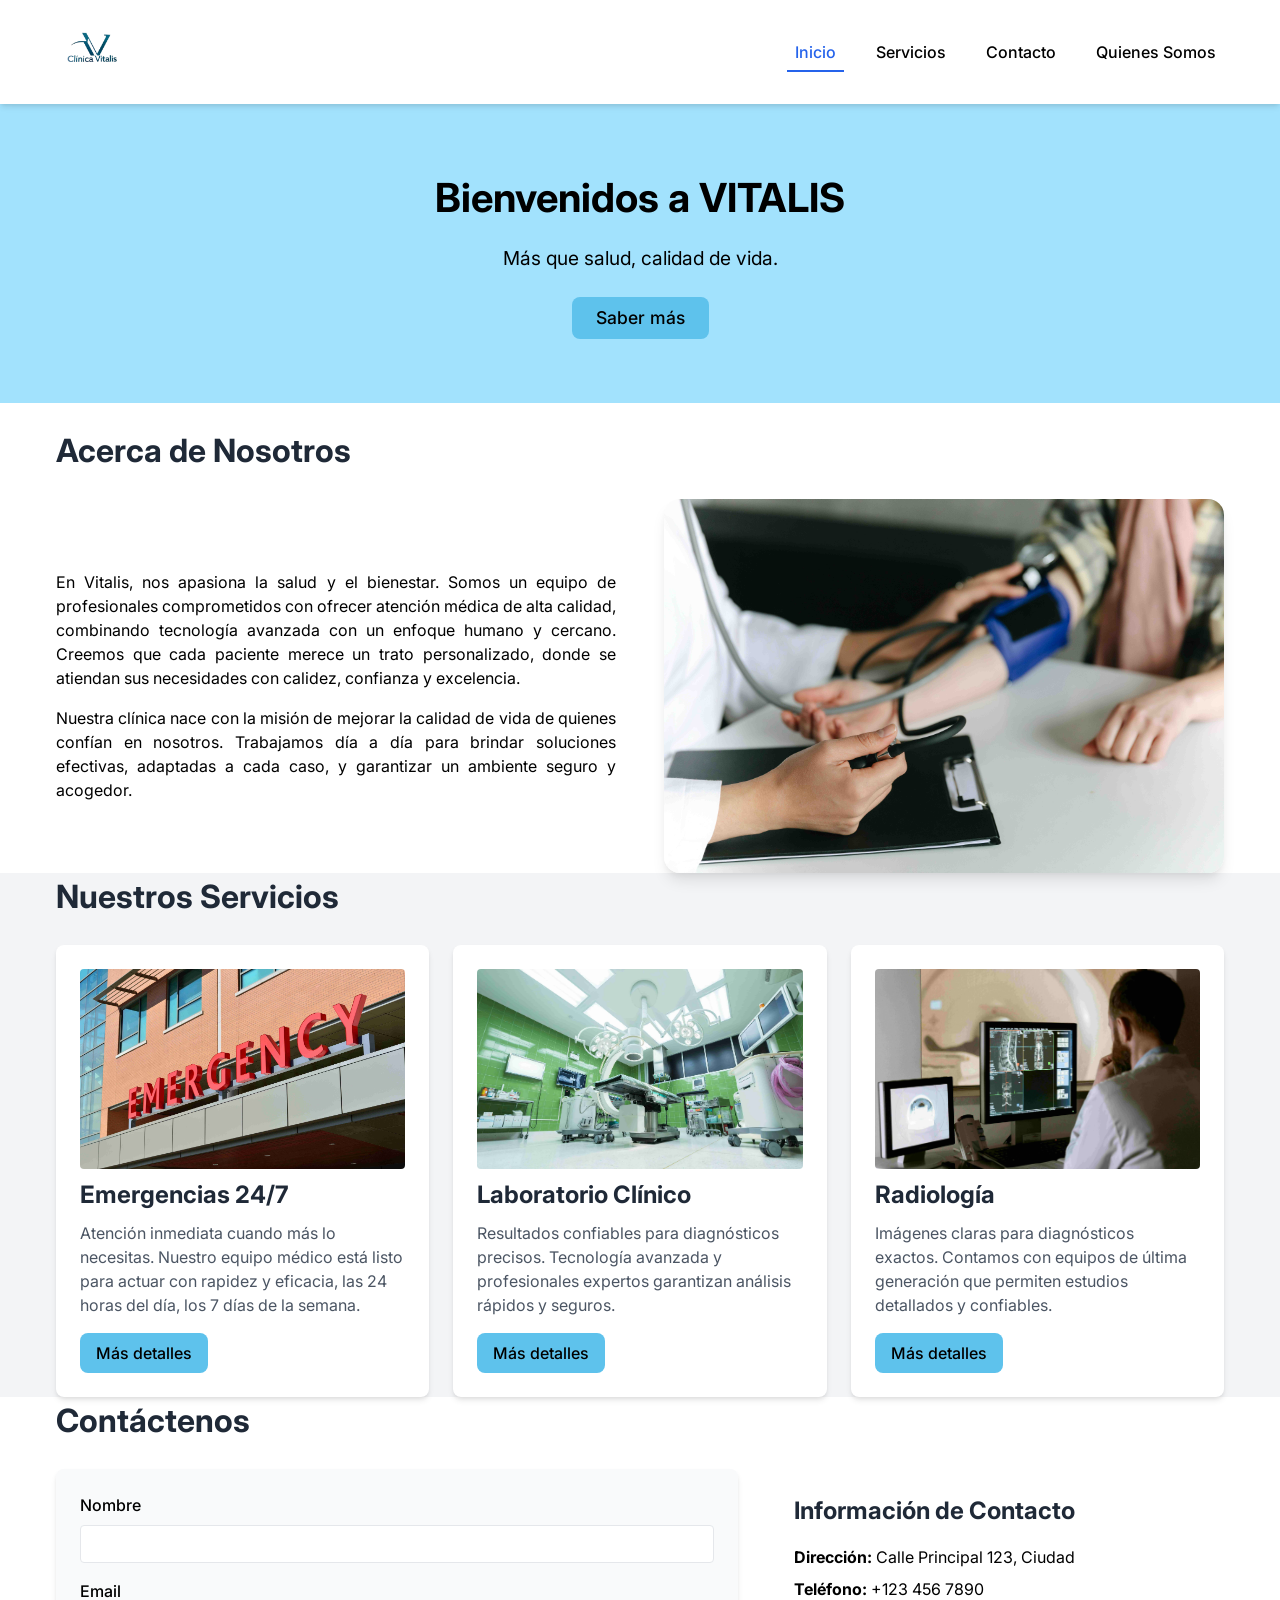
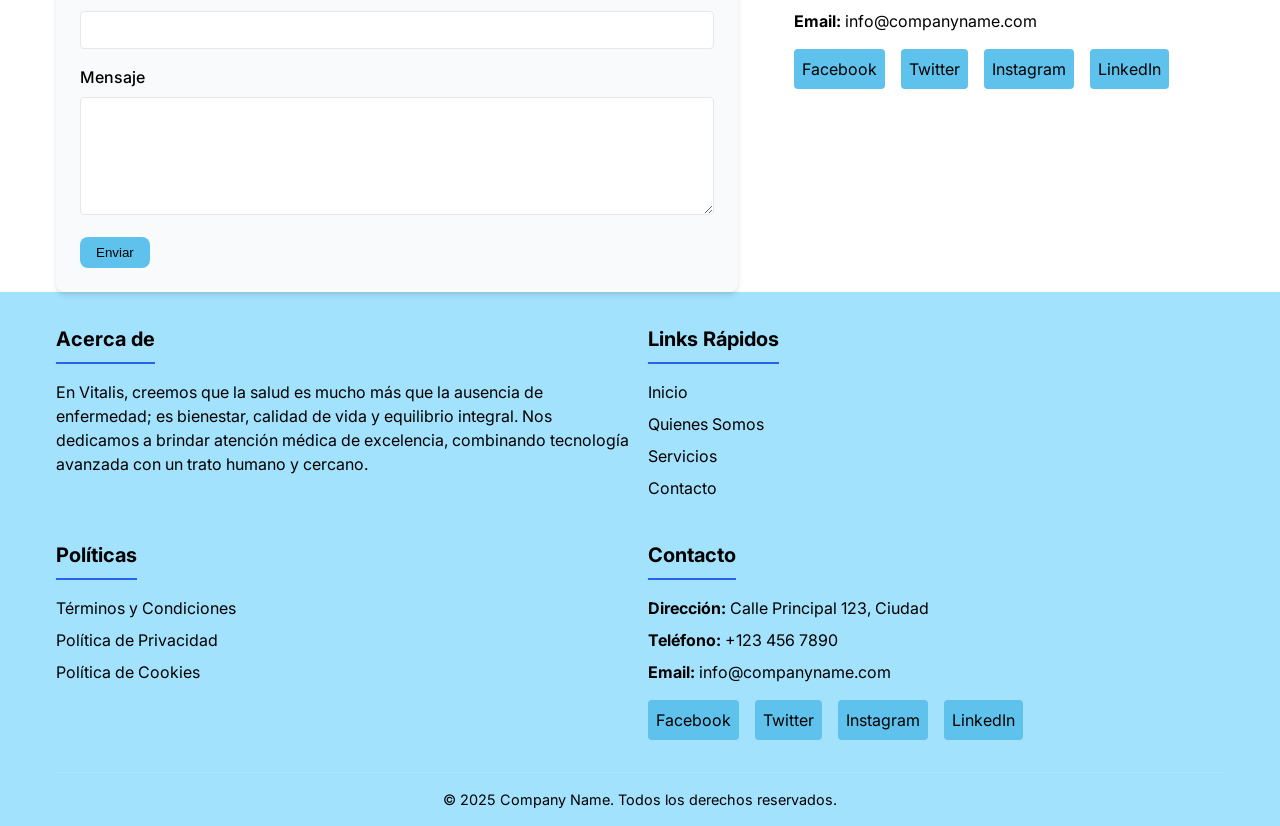
<file: index.html>
<!DOCTYPE html>
<html lang="en">
  <head>
    <meta charset="UTF-8" />
    <meta name="viewport" content="width=device-width, initial-scale=1.0" />
    <title>Clinica Vitalis</title>
    <link rel="icon" href="images/icono.ico" type="image/x-icon">
    <link rel="stylesheet" href="css/styles.css">
    <link rel="preconnect" href="https://fonts.googleapis.com">
    <link rel="preconnect" href="https://fonts.gstatic.com" crossorigin>
    <link href="https://fonts.googleapis.com/css2?family=Inter:wght@400;500;700&display=swap" rel="stylesheet">
  </head>
  <body>
    <header class="main-header">
      <div class="container header-container">
        <div>
        <a href="index.html">
          <img src="images/logo.png" alt="Company Logo" class="logo" />
          </a>
          
        </div>
        <nav class="main-nav">
          <ul>
            <li><a href="#" class="active">Inicio</a></li>
            <li><a href="pages/servicios.html">Servicios</a></li>
            <li><a href="pages/contactenos.html">Contacto</a></li>
            <li><a href="pages/quienes-somos.html">Quienes Somos</a></li>

          </ul>
        </nav>
        <div class="menu-toggle">
          <span></span>
          <span></span>
          <span></span>
        </div>
      </div>
    </header>

    <main>
      <section class="hero">
        <div class="container">
          <h2>Bienvenidos a VITALIS</h2>
          <p>Más que salud, calidad de vida.</p>
          <a href="#" class="btn btn-primary">Saber más</a>
        </div>
      </section>

      <section class="about">
        <div class="container">
          <br>
          <h2>Acerca de Nosotros</h2> 
          <div class="content-wrapper">
            <div class="content-text">
              <p>
                En Vitalis, nos apasiona la salud y el bienestar. Somos un equipo de profesionales comprometidos con ofrecer atención médica de alta calidad, combinando tecnología avanzada con un enfoque humano y cercano. Creemos que cada paciente merece un trato personalizado, donde se atiendan sus necesidades con calidez, confianza y excelencia.
              </p>
              <p>
                Nuestra clínica nace con la misión de mejorar la calidad de vida de quienes confían en nosotros. Trabajamos día a día para brindar soluciones efectivas, adaptadas a cada caso, y garantizar un ambiente seguro y acogedor.
              </p>
            </div>
            <div class="content-image">
              <img src="images/acerca.jpg" alt="Team working together" />
            </div>
          </div>
        </div>
      </section>

      <section class="services">
        <div class="container">
          <h2>Nuestros Servicios</h2>
          <div class="services-grid">
            <div class="service-card">
              <div class="service-icon">
                <img src="images/Servicio11.jpg" alt="Service 1" />
              </div>
              <h3>Emergencias 24/7</h3>
              <p>
                Atención inmediata cuando más lo necesitas. Nuestro equipo médico está listo para actuar con rapidez y eficacia, las 24 horas del día, los 7 días de la semana.
              </p>
              <a href="pages/servicios.html" class="btn btn-secondary">Más detalles</a>
            </div>
            <div class="service-card">
              <div class="service-icon">
                <img src="images/Servicio2.jpg" alt="Service 2" />
              </div>
              <h3>Laboratorio Clínico</h3>
              <p>
                Resultados confiables para diagnósticos precisos. Tecnología avanzada y profesionales expertos garantizan análisis rápidos y seguros.
              </p>
              <a href="pages/servicios.html" class="btn btn-secondary">Más detalles</a>
            </div>
            <div class="service-card">
              <div class="service-icon">
                <img src="images/Servicio3.jpg" alt="Service 3" />
              </div>
              <h3>Radiología</h3>
              <p>
                Imágenes claras para diagnósticos exactos. Contamos con equipos de última generación que permiten estudios detallados y confiables.
              </p>
              <a href="pages/servicios.html" class="btn btn-secondary">Más detalles</a>
            </div>
          </div>
        </div>
      </section>

      <section class="contact">
        <div class="container">
          <h2>Contáctenos</h2>
          <div class="contact-wrapper">
            <div class="contact-form">
              <form>
                <div class="form-group">
                  <label for="name">Nombre</label>
                  <input type="text" id="name" name="name" required />
                </div>
                <div class="form-group">
                  <label for="email">Email</label>
                  <input type="email" id="email" name="email" required />
                </div>
                <div class="form-group">
                  <label for="message">Mensaje</label>
                  <textarea id="message" name="message" rows="5" required></textarea>
                </div>
                <button type="submit" class="btn btn-primary">Enviar</button>
              </form>
            </div>
            <div class="contact-info">
              <h3>Información de Contacto</h3>
              <p><strong>Dirección:</strong> Calle Principal 123, Ciudad</p>
              <p><strong>Teléfono:</strong> +123 456 7890</p>
              <p><strong>Email:</strong> info@companyname.com</p>
              <div class="social-media">
                <a href="#" class="social-icon">Facebook</a>
                <a href="#" class="social-icon">Twitter</a>
                <a href="#" class="social-icon">Instagram</a>
                <a href="#" class="social-icon">LinkedIn</a>
              </div>
            </div>
          </div>
        </div>
      </section>
    </main>

    <footer class="main-footer">
      <div class="container">
        <div class="footer-columns">
          <div class="footer-column">
            <h3>Acerca de</h3>
            <p>
             En Vitalis, creemos que la salud es mucho más que la ausencia de enfermedad; es bienestar, calidad de vida y equilibrio integral. Nos dedicamos a brindar atención médica de excelencia, combinando tecnología avanzada con un trato humano y cercano.
            </p>
          </div>
          <div class="footer-column">
            <h3>Links Rápidos</h3>
            <ul>
              <li><a href="#">Inicio</a></li>
              <li><a href="pages/quienes-somos.html">Quienes Somos</a></li>
              <li><a href="pages/servicios.html">Servicios</a></li>
              <li><a href="pages/contactenos.html">Contacto</a></li>
            </ul>
          </div>
          <div class="footer-column">
            <h3>Políticas</h3>
            <ul>
              <li><a href="#">Términos y Condiciones</a></li>
              <li><a href="#">Política de Privacidad</a></li>
              <li><a href="#">Política de Cookies</a></li>
            </ul>
          </div>
          <div class="footer-column">
            <h3>Contacto</h3>
            <p><strong>Dirección:</strong> Calle Principal 123, Ciudad</p>
            <p><strong>Teléfono:</strong> +123 456 7890</p>
            <p><strong>Email:</strong> info@companyname.com</p>
            <div class="social-media">
              <a href="#" class="social-icon">Facebook</a>
              <a href="#" class="social-icon">Twitter</a>
              <a href="#" class="social-icon">Instagram</a>
              <a href="#" class="social-icon">LinkedIn</a>
            </div>
          </div>
        </div>
        <div class="footer-bottom">
          <p>&copy; 2025 Company Name. Todos los derechos reservados.</p>
        </div>
      </div>
    </footer>

    <script src="js/js.js"> </script>
  </body>
</html>
</file>
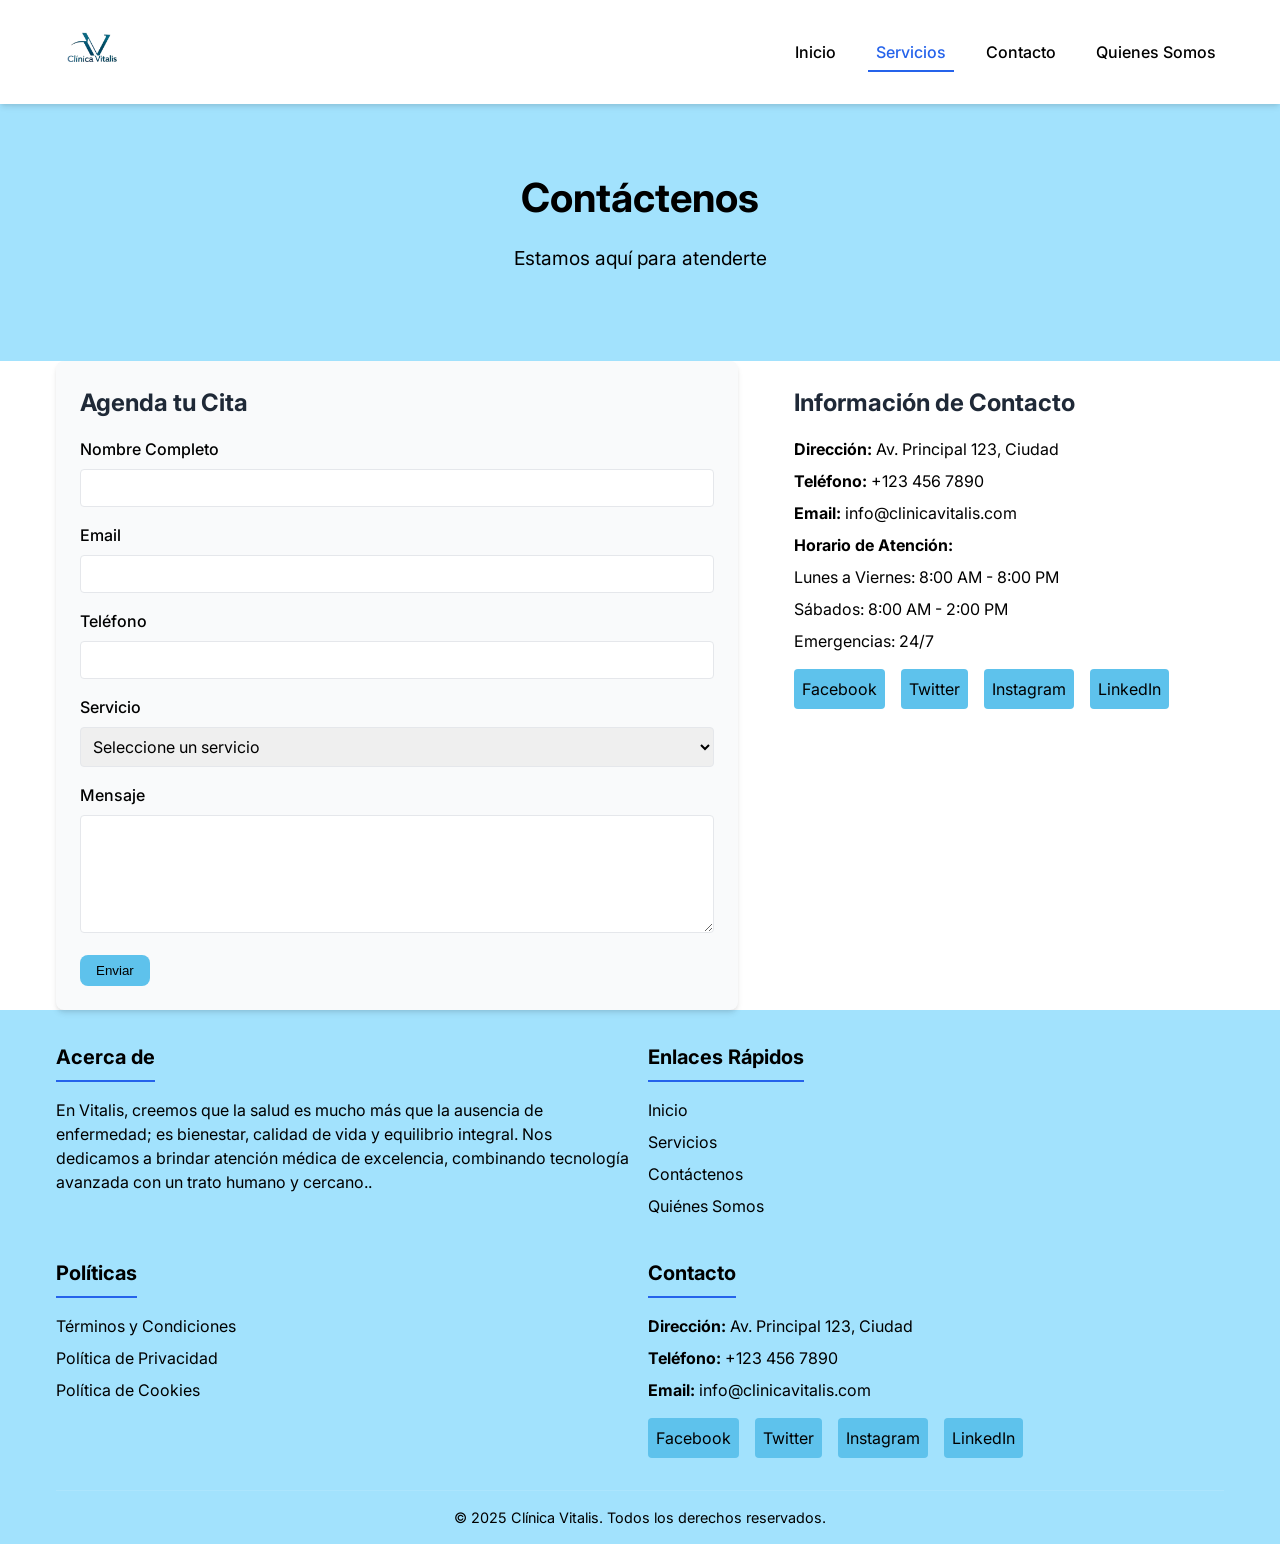
<file: pages/contactenos.html>
<!DOCTYPE html>
<html lang="es">
  <head>
    <meta charset="UTF-8" />
    <meta name="viewport" content="width=device-width, initial-scale=1.0" />
    <title>Contáctenos - Clínica Vitalis</title>
    <link rel="icon" href="../images/icono.ico" type="image/x-icon">
    <link rel="stylesheet" href="../css/styles.css" />
    <link rel="preconnect" href="https://fonts.googleapis.com">
    <link rel="preconnect" href="https://fonts.gstatic.com" crossorigin>
    <link href="https://fonts.googleapis.com/css2?family=Inter:wght@400;500;700&display=swap" rel="stylesheet">
  </head>
  <body>
    <header class="main-header">
      <div class="container header-container">
        <div>
        <a href="../index.html">
          <img src="../images/logo.png" alt="Company Logo" class="logo" />
          </a>
          
        </div>
        <nav class="main-nav">
         <ul>
            <li><a href="../index.html">Inicio</a></li>
            <li><a href="servicios.html" class="active" >Servicios</a></li>
            <li><a href="#">Contacto </a></li>
            <li><a href="quienes-somos.html">Quienes Somos</a></li>
          </ul>
        </nav>
        <div class="menu-toggle">
          <span></span>
          <span></span>
          <span></span>
        </div>
      </div>
    </header>

    <main>
      <section class="hero">
        <div class="container">
          <h2>Contáctenos</h2>
          <p>Estamos aquí para atenderte</p>
        </div>
      </section>

      <section class="contact">
        <div class="container">
          <div class="contact-wrapper">
            <div class="contact-form">
              <h3>Agenda tu Cita</h3>
              <form>
                <div class="form-group">
                  <label for="name">Nombre Completo</label>
                  <input type="text" id="name" name="name" required />
                </div>
                <div class="form-group">
                  <label for="email">Email</label>
                  <input type="email" id="email" name="email" required />
                </div>
                <div class="form-group">
                  <label for="phone">Teléfono</label>
                  <input type="tel" id="phone" name="phone" required />
                </div>
                <div class="form-group">
                  <label for="service">Servicio</label>
                  <select id="service" name="service" required>
                    <option value="">Seleccione un servicio</option>
                    <option value="consulta">Consulta General</option>
                    <option value="especialidad">Especialidades</option>
                    <option value="laboratorio">Laboratorio</option>
                    <option value="imagen">Radiología e Imagen</option>
                  </select>
                </div>
                <div class="form-group">
                  <label for="message">Mensaje</label>
                  <textarea id="message" name="message" rows="5" required></textarea>
                </div>
                <button type="submit" class="btn btn-primary">Enviar</button>
              </form>
            </div>
            <div class="contact-info">
              <h3>Información de Contacto</h3>
              <p><strong>Dirección:</strong> Av. Principal 123, Ciudad</p>
              <p><strong>Teléfono:</strong> +123 456 7890</p>
              <p><strong>Email:</strong> info@clinicavitalis.com</p>
              <p><strong>Horario de Atención:</strong></p>
              <p>Lunes a Viernes: 8:00 AM - 8:00 PM</p>
              <p>Sábados: 8:00 AM - 2:00 PM</p>
              <p>Emergencias: 24/7</p>
              <div class="social-media">
                <a href="#" class="social-icon">Facebook</a>
                <a href="#" class="social-icon">Twitter</a>
                <a href="#" class="social-icon">Instagram</a>
                <a href="#" class="social-icon">LinkedIn</a>
              </div>
            </div>
          </div>
        </div>
      </section>
    </main>

    <footer class="main-footer">
      <div class="container">
        <div class="footer-columns">
          <div class="footer-column">
            <h3>Acerca de</h3>
            <p>
              En Vitalis, creemos que la salud es mucho más que la ausencia de enfermedad; es bienestar, calidad de vida y equilibrio integral. Nos dedicamos a brindar atención médica de excelencia, combinando tecnología avanzada con un trato humano y cercano..
            </p>
          </div>
          <div class="footer-column">
            <h3>Enlaces Rápidos</h3>
            <ul>
              <li><a href="index.html">Inicio</a></li>
              <li><a href="servicios.html">Servicios</a></li>
              <li><a href="contactenos.html">Contáctenos</a></li>
              <li><a href="quienes-somos.html">Quiénes Somos</a></li>
            </ul>
          </div>
          <div class="footer-column">
            <h3>Políticas</h3>
            <ul>
              <li><a href="#">Términos y Condiciones</a></li>
              <li><a href="#">Política de Privacidad</a></li>
              <li><a href="#">Política de Cookies</a></li>
            </ul>
          </div>
          <div class="footer-column">
            <h3>Contacto</h3>
            <p><strong>Dirección:</strong> Av. Principal 123, Ciudad</p>
            <p><strong>Teléfono:</strong> +123 456 7890</p>
            <p><strong>Email:</strong> info@clinicavitalis.com</p>
            <div class="social-media">
              <a href="#" class="social-icon">Facebook</a>
              <a href="#" class="social-icon">Twitter</a>
              <a href="#" class="social-icon">Instagram</a>
              <a href="#" class="social-icon">LinkedIn</a>
            </div>
          </div>
        </div>
        <div class="footer-bottom">
          <p>&copy; 2025 Clínica Vitalis. Todos los derechos reservados.</p>
        </div>
      </div>
    </footer>

   <script src="../js/js.js"> </script> 
  </body>
</html>
</file>
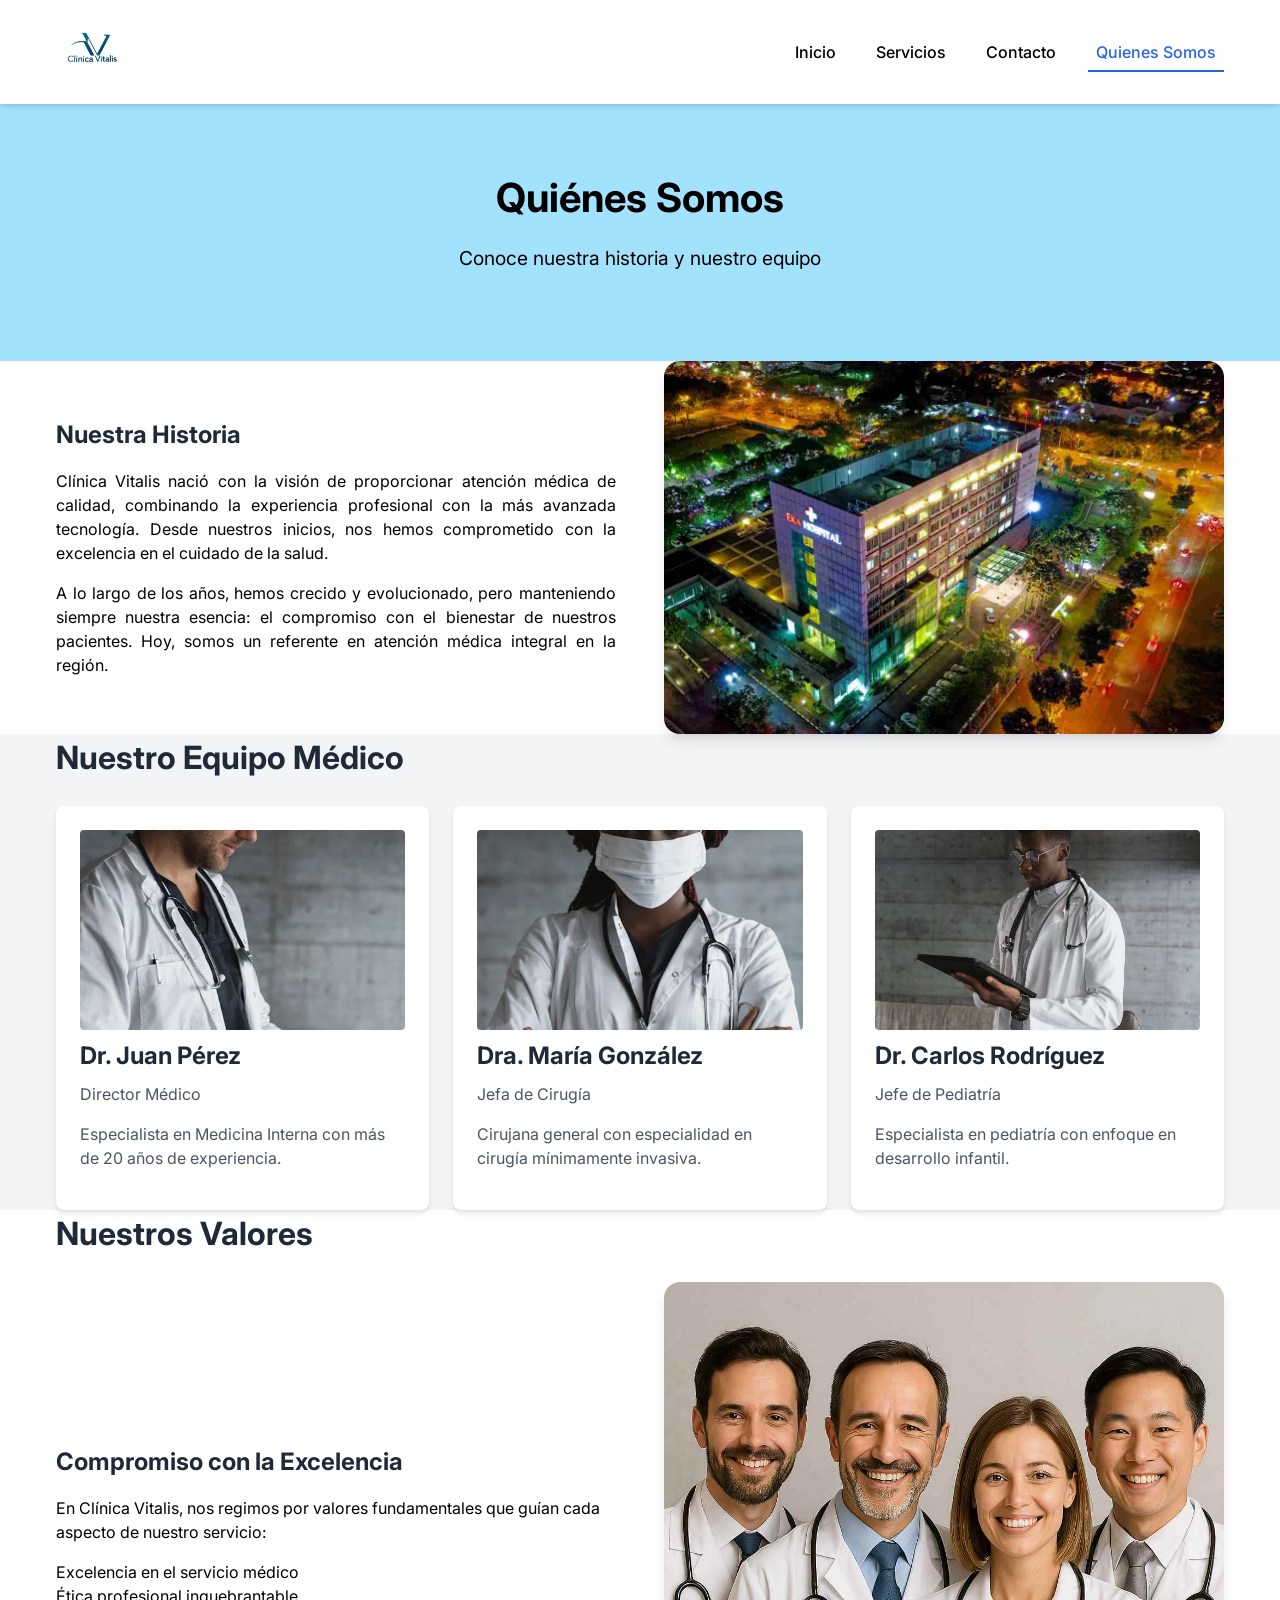
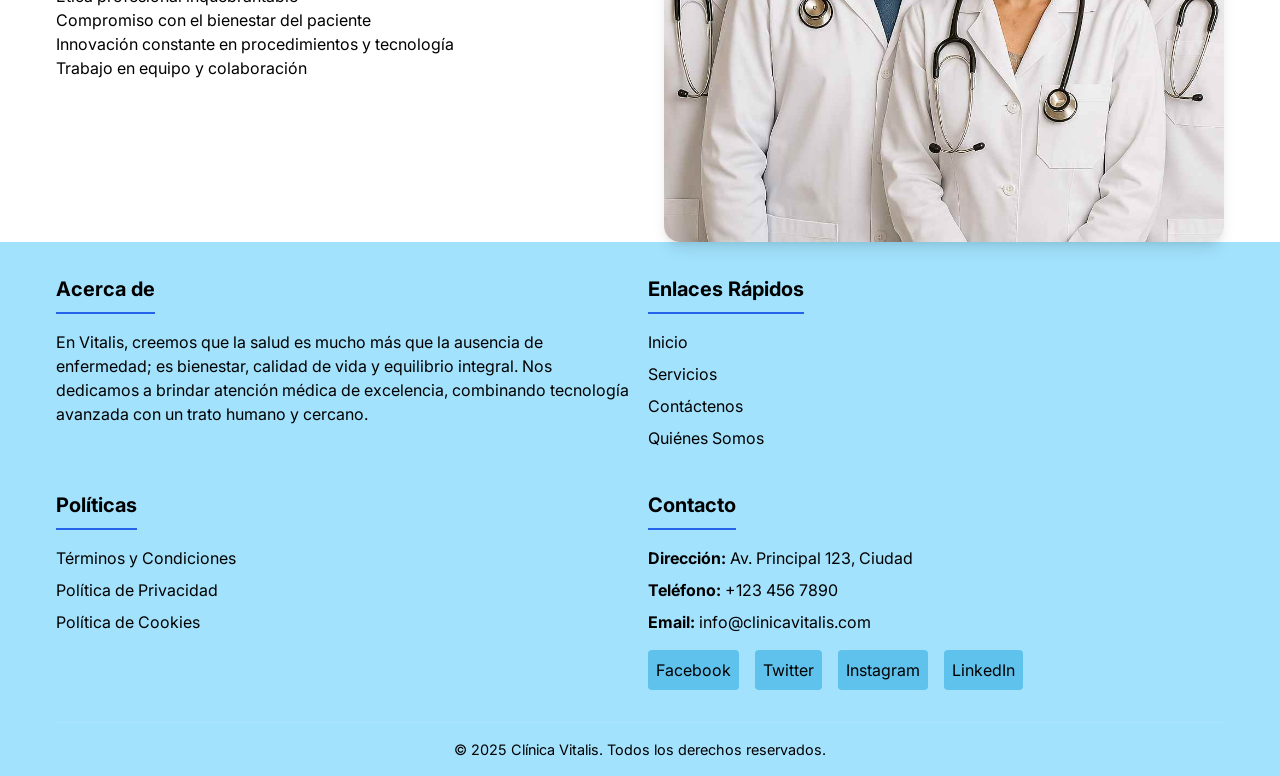
<file: pages/quienes-somos.html>
<!DOCTYPE html>
<html lang="es">
  <head>
    <meta charset="UTF-8" />
    <meta name="viewport" content="width=device-width, initial-scale=1.0" />
    <title>Quiénes Somos - Clínica Vitalis</title>
    <link rel="icon" href="../images/icono.ico" type="image/x-icon">
    <link rel="stylesheet" href="../css/styles.css" />
    <link rel="preconnect" href="https://fonts.googleapis.com">
    <link rel="preconnect" href="https://fonts.gstatic.com" crossorigin>
    <link href="https://fonts.googleapis.com/css2?family=Inter:wght@400;500;700&display=swap" rel="stylesheet">
  </head>
  <body>
    <header class="main-header">
      <div class="container header-container">
      <div>
        <a href="../index.html">
          <img src="../images/logo.png" alt="Company Logo" class="logo" />
          </a>
         
        </div>
        <nav class="main-nav">
          <ul>
            <li><a href="../index.html">Inicio</a></li>
            <li><a href="servicios.html" >Servicios</a></li>
            <li><a href="contactenos.html">Contacto</a></li>
            <li><a href="#" class="active">Quienes Somos </a></li>
          </ul>
        </nav>
        <div class="menu-toggle">
          <span></span>
          <span></span>
          <span></span>
        </div>
      </div>
    </header>

    <main>
      <section class="hero">
        <div class="container">
          <h2>Quiénes Somos</h2>
          <p>Conoce nuestra historia y nuestro equipo</p>
        </div>
      </section>

      <section class="about">
        <div class="container">
          <div class="content-wrapper">
            <div class="content-text">
              <h3>Nuestra Historia</h3>
              <p>
                Clínica Vitalis nació con la visión de proporcionar atención médica de calidad, combinando la experiencia profesional con la más avanzada tecnología. Desde nuestros inicios, nos hemos comprometido con la excelencia en el cuidado de la salud.
              </p>
              <p>
                A lo largo de los años, hemos crecido y evolucionado, pero manteniendo siempre nuestra esencia: el compromiso con el bienestar de nuestros pacientes. Hoy, somos un referente en atención médica integral en la región.
              </p>
            </div>
            <div class="content-image">
              <img src="../images/sobrenoso.jpg" alt="Nuestras instalaciones" />
            </div>
          </div>
        </div>
      </section>

      <section class="services">
        <div class="container">
          <h2>Nuestro Equipo Médico</h2>
          <div class="services-grid">
            <div class="service-card">
              <div class="service-icon">
                <img src="../images/juan.jpg" alt="Director Médico" />
              </div>
              <h3>Dr. Juan Pérez</h3>
              <p>Director Médico</p>
              <p>Especialista en Medicina Interna con más de 20 años de experiencia.</p>
            </div>
            <div class="service-card">
              <div class="service-icon">
                <img src="../images/jefa.jpg" alt="Jefa de Cirugía" />
              </div>
              <h3>Dra. María González</h3>
              <p>Jefa de Cirugía</p>
              <p>Cirujana general con especialidad en cirugía mínimamente invasiva.</p>
            </div>
            <div class="service-card">
              <div class="service-icon">
                <img src="../images/pediatra2.jpg" alt="Pediatra" />
              </div>
              <h3>Dr. Carlos Rodríguez</h3>
              <p>Jefe de Pediatría</p>
              <p>Especialista en pediatría con enfoque en desarrollo infantil.</p>
            </div>
          </div>
        </div>
      </section>

      <section class="about">
        <div class="container">
          <h2 class="titulo5">Nuestros Valores</h2>
          <div class="content-wrapper">
            <div>
              <h3>Compromiso con la Excelencia</h3>
              <p>
                En Clínica Vitalis, nos regimos por valores fundamentales que guían cada aspecto de nuestro servicio:
              </p>
              <ul>
                <li>Excelencia en el servicio médico</li>
                <li>Ética profesional inquebrantable</li>
                <li>Compromiso con el bienestar del paciente</li>
                <li>Innovación constante en procedimientos y tecnología</li>
                <li>Trabajo en equipo y colaboración</li>
              </ul>
            </div>
            <div class="content-image">
              <img src="../images/valoress.jpg" alt="Nuestro equipo en acción" />
            </div>
          </div>
        </div>
      </section>
    </main>

    <footer class="main-footer">
      <div class="container">
        <div class="footer-columns">
          <div class="footer-column">
            <h3>Acerca de</h3>
            <p>
              En Vitalis, creemos que la salud es mucho más que la ausencia de enfermedad; es bienestar, calidad de vida y equilibrio integral. Nos dedicamos a brindar atención médica de excelencia, combinando tecnología avanzada con un trato humano y cercano.
            </p>
          </div>
          <div class="footer-column">
            <h3>Enlaces Rápidos</h3>
            <ul>
              <li><a href="../index.html">Inicio</a></li>
              <li><a href="servicios.html">Servicios</a></li>
              <li><a href="contactenos.html">Contáctenos</a></li>
              <li><a href="#">Quiénes Somos</a></li>
            </ul>
          </div>
          <div class="footer-column">
            <h3>Políticas</h3>
            <ul>
              <li><a href="#">Términos y Condiciones</a></li>
              <li><a href="#">Política de Privacidad</a></li>
              <li><a href="#">Política de Cookies</a></li>
            </ul>
          </div>
          <div class="footer-column">
            <h3>Contacto</h3>
            <p><strong>Dirección:</strong> Av. Principal 123, Ciudad</p>
            <p><strong>Teléfono:</strong> +123 456 7890</p>
            <p><strong>Email:</strong> info@clinicavitalis.com</p>
            <div class="social-media">
              <a href="#" class="social-icon">Facebook</a>
              <a href="#" class="social-icon">Twitter</a>
              <a href="#" class="social-icon">Instagram</a>
              <a href="#" class="social-icon">LinkedIn</a>
            </div>
          </div>
        </div>
        <div class="footer-bottom">
          <p>&copy; 2025 Clínica Vitalis. Todos los derechos reservados.</p>
        </div>
      </div>
    </footer>

    <script src="../js/js.js"> </script> 
  </body>
</html>
</file>
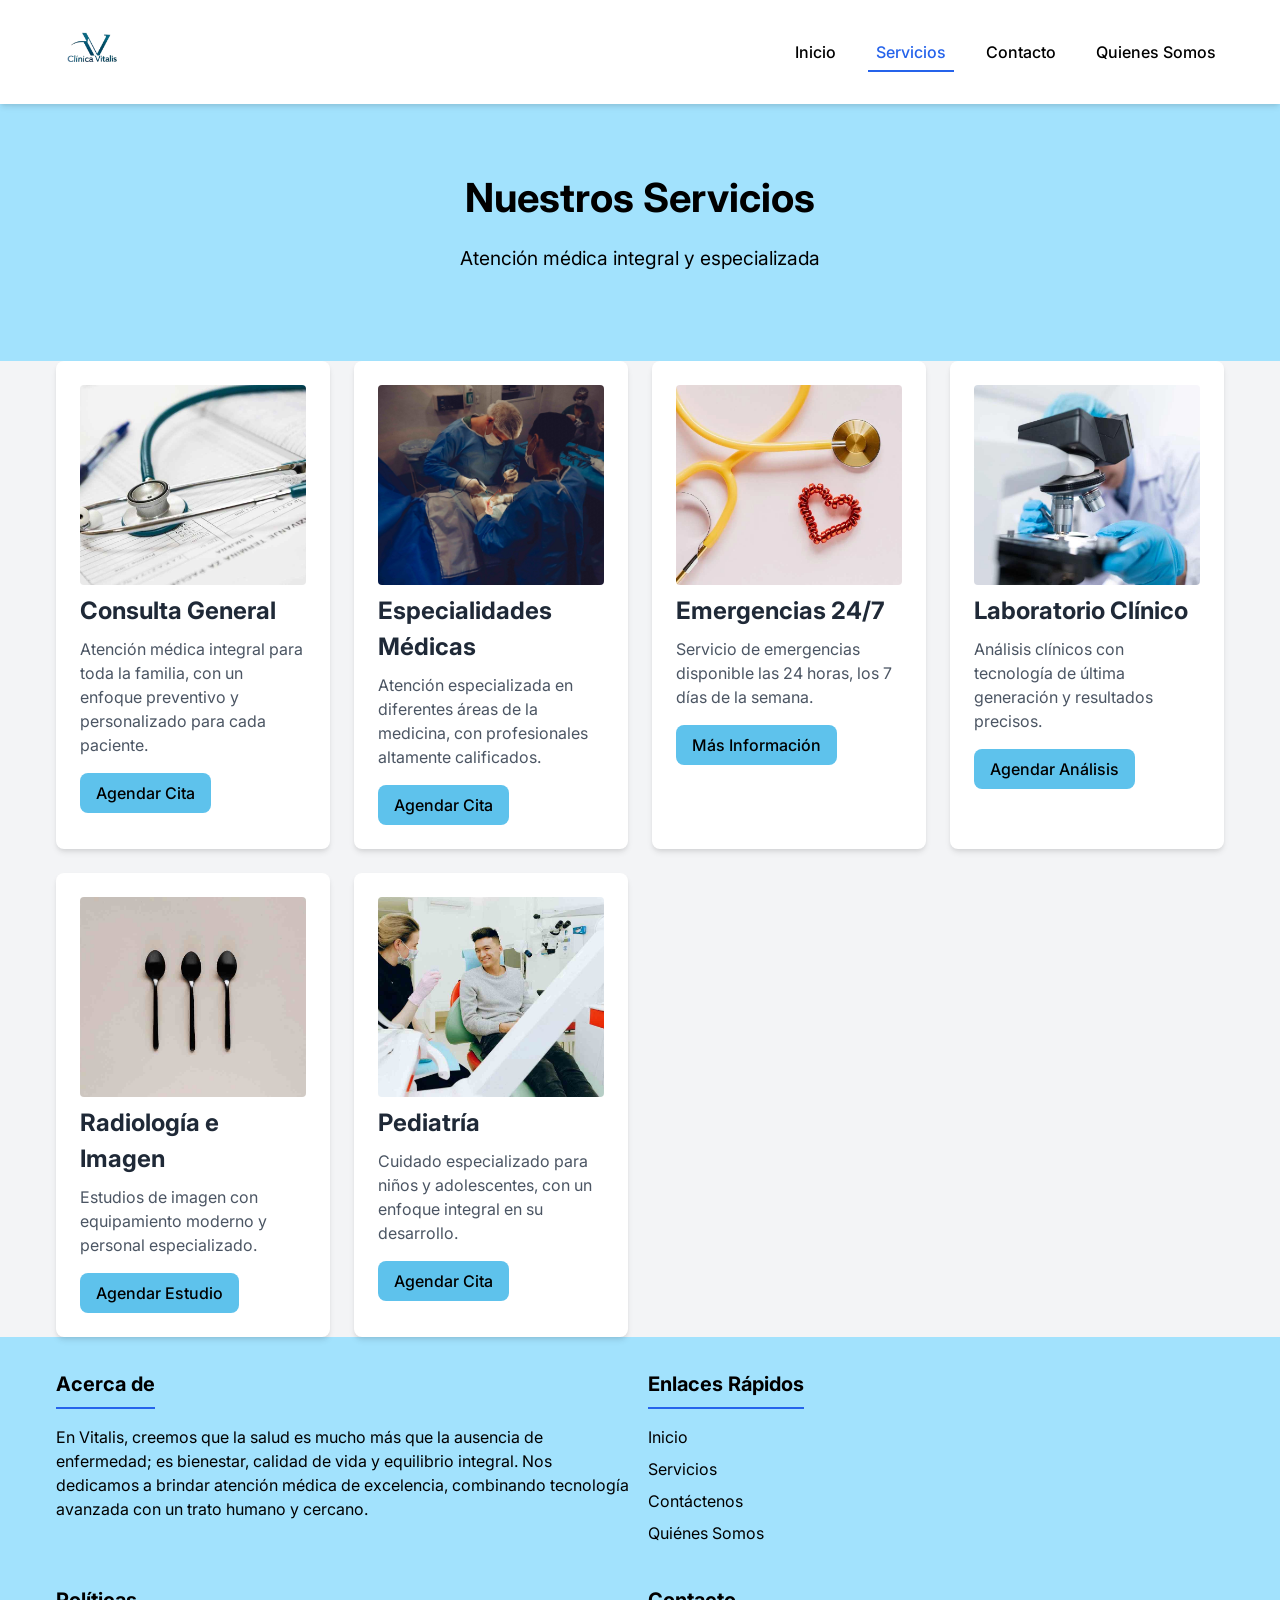
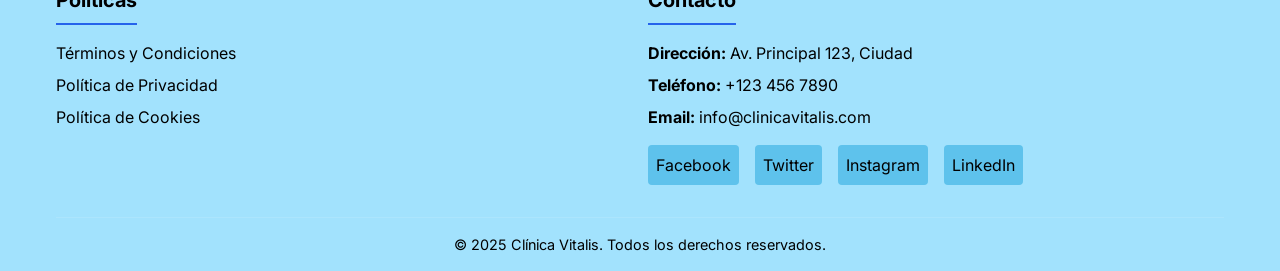
<file: pages/servicios.html>
<!DOCTYPE html>
<html lang="es">
  <head>
    <meta charset="UTF-8" />
    <meta name="viewport" content="width=device-width, initial-scale=1.0" />
    <title>Servicios - Clínica Vitalis</title>
    <link rel="icon" href="../images/icono.ico" type="image/x-icon">
    <link rel="stylesheet" href="../css/styles.css" />
    <link rel="preconnect" href="https://fonts.googleapis.com">
    <link rel="preconnect" href="https://fonts.gstatic.com" crossorigin>
    <link href="https://fonts.googleapis.com/css2?family=Inter:wght@400;500;700&display=swap" rel="stylesheet">
  </head>
  <body>
    <header class="main-header">
      <div class="container header-container">
        <div>
        <a href="../index.html">
          <img src="../images/logo.png" alt="Company Logo" class="logo" />
          </a>
          
        </div>
        <nav class="main-nav">
          <ul>
            <li><a href="../index.html">Inicio</a></li>
            <li><a href="#" class="active">Servicios</a></li>
            <li><a href="contactenos.html">Contacto</a></li>
            <li><a href="quienes-somos.html">Quienes Somos</a></li>
          </ul>
        </nav>
        <div class="menu-toggle">
          <span></span>
          <span></span>
          <span></span>
        </div>
      </div>
    </header>

    <main>
      <section class="hero">
        <div class="container">
          <h2>Nuestros Servicios</h2>
          <p>Atención médica integral y especializada</p>
        </div>
      </section>

      <section class="services">
        <div class="container">
          <div class="services-grid">
            <div class="service-card">
              <div class="service-icon">
                <img src="../images/consulta.jpg" alt="Consulta General" />
              </div>
              <h3>Consulta General</h3>
              <p>
                Atención médica integral para toda la familia, con un enfoque preventivo y personalizado para cada paciente.
              </p>
              <a href="contactenos.html" class="btn btn-secondary">Agendar Cita</a>
            </div>
            <div class="service-card">
              <div class="service-icon">
                <img src="../images/especialidadesmedicas.jpg" alt="Especialidades" />
              </div>
              <h3>Especialidades Médicas</h3>
              <p>
                Atención especializada en diferentes áreas de la medicina, con profesionales altamente calificados.
              </p>
              <a href="contactenos.html" class="btn btn-secondary">Agendar Cita</a>
            </div>
            <div class="service-card">
              <div class="service-icon">
                <img src="../images/24horas.jpg" alt="Emergencias" />
              </div>
              <h3>Emergencias 24/7</h3>
              <p>
                Servicio de emergencias disponible las 24 horas, los 7 días de la semana.
              </p>
              <a href="contactenos.html" class="btn btn-secondary">Más Información</a>
            </div>
            <div class="service-card">
              <div class="service-icon">
                <img src="../images/laboratorio.jpg" alt="Laboratorio" />
              </div>
              <h3>Laboratorio Clínico</h3>
              <p>
                Análisis clínicos con tecnología de última generación y resultados precisos.
              </p>
              <a href="contactenos.html" class="btn btn-secondary">Agendar Análisis</a>
            </div>
            <div class="service-card">
              <div class="service-icon">
                <img src="../images/radiologia.jpg" alt="Radiología" />
              </div>
              <h3>Radiología e Imagen</h3>
              <p>
                Estudios de imagen con equipamiento moderno y personal especializado.
              </p>
              <a href="contactenos.html" class="btn btn-secondary">Agendar Estudio</a>
            </div>
            <div class="service-card">
              <div class="service-icon">
                <img src="../images/pediatria.jpg" alt="Pediatría" />
              </div>
              <h3>Pediatría</h3>
              <p>
                Cuidado especializado para niños y adolescentes, con un enfoque integral en su desarrollo.
              </p>
              <a href="contactenos.html" class="btn btn-secondary">Agendar Cita</a>
            </div>
          </div>
        </div>
      </section>
    </main>

    <footer class="main-footer">
      <div class="container">
        <div class="footer-columns">
          <div class="footer-column">
            <h3>Acerca de</h3>
            <p>
              En Vitalis, creemos que la salud es mucho más que la ausencia de enfermedad; es bienestar, calidad de vida y equilibrio integral. Nos dedicamos a brindar atención médica de excelencia, combinando tecnología avanzada con un trato humano y cercano.
            </p>
            
          </div>
          <div class="footer-column">
            <h3>Enlaces Rápidos</h3>
            <ul>
              <li><a href="../index.html">Inicio</a></li>
              <li><a href="#">Servicios</a></li>
              <li><a href="contactenos.html">Contáctenos</a></li>
              <li><a href="quienes-somos.html">Quiénes Somos</a></li>
            </ul>
          </div>
          <div class="footer-column">
            <h3>Políticas</h3>
            <ul>
              <li><a href="#">Términos y Condiciones</a></li>
              <li><a href="#">Política de Privacidad</a></li>
              <li><a href="#">Política de Cookies</a></li>
            </ul>
          </div>
          <div class="footer-column">
            <h3>Contacto</h3>
            <p><strong>Dirección:</strong> Av. Principal 123, Ciudad</p>
            <p><strong>Teléfono:</strong> +123 456 7890</p>
            <p><strong>Email:</strong> info@clinicavitalis.com</p>
            <div class="social-media">
              <a href="#" class="social-icon">Facebook</a>
              <a href="#" class="social-icon">Twitter</a>
              <a href="#" class="social-icon">Instagram</a>
              <a href="#" class="social-icon">LinkedIn</a>
            </div>
          </div>
        </div>
        <div class="footer-bottom">
          <p>&copy; 2025 Clínica Vitalis. Todos los derechos reservados.</p>
        </div>
      </div>
    </footer>

    <script src="../js/js.js"> </script> 
  </body>
</html>
</file>
<file: css/styles.css>
/* Variables globales para colores, tipografía, espaciado, bordes, sombras y transiciones */
:root {
  /* Variables de color */
  --primary-color: #2563EB; /* Color primario principal */
  --primary-light: #3B82F6; /* Variante clara del color primario */
  --primary-dark: #1D4ED8;  /* Variante oscura del color primario */
  --secondary-color: #059669; /* Color secundario principal */
  --secondary-light: #10B981; /* Variante clara del color secundario */
  --secondary-dark: #047857;  /* Variante oscura del color secundario */
  --accent-color: #F59E0B;    /* Color de acento */
  --accent-light: #FBBF24;    /* Variante clara del acento */
  --accent-dark: #D97706;     /* Variante oscura del acento */
  --success-color: #10B981;   /* Color para mensajes de éxito */
  --warning-color: #F59E0B;   /* Color para advertencias */
  --error-color: #EF4444;     /* Color para errores */
  --text-dark: #1F2937;       /* Color de texto oscuro */
  --text-medium: #4B5563;     /* Color de texto medio */
  --text-light: #9CA3AF;      /* Color de texto claro */
  --bg-light: #F9FAFB;        /* Fondo claro */
  --bg-medium: #F3F4F6;       /* Fondo medio */
  --bg-dark: #E5E7EB;         /* Fondo oscuro */
  --white: #FFFFFF;           /* Blanco */
  --black: #000000;           /* Negro */
  
  /* Tipografía */
  --font-family: 'Inter', -apple-system, BlinkMacSystemFont, 'Segoe UI', Roboto, Oxygen, Ubuntu, Cantarell, 'Open Sans', 'Helvetica Neue', sans-serif; /* Familia de fuentes */
  --font-size-base: 16px; /* Tamaño base de fuente */
  
  /* Espaciado */
  --spacing-1: 8px;   /* Espaciado pequeño */
  --spacing-2: 16px;  /* Espaciado mediano */
  --spacing-3: 24px;  /* Espaciado grande */
  --spacing-4: 32px;  /* Espaciado extra grande */
  --spacing-5: 48px;  /* Espaciado aún mayor */
  --spacing-6: 64px;  /* Espaciado máximo */
  
  /* Bordes redondeados */
  --border-radius-sm: 4px;   /* Borde redondeado pequeño */
  --border-radius-md: 8px;   /* Borde redondeado mediano */
  --border-radius-lg: 16px;  /* Borde redondeado grande */
  
  /* Sombras */
  --shadow-sm: 0 1px 2px 0 rgba(0, 0, 0, 0.05); /* Sombra pequeña */
  --shadow-md: 0 4px 6px -1px rgba(0, 0, 0, 0.1), 0 2px 4px -1px rgba(0, 0, 0, 0.06); /* Sombra mediana */
  --shadow-lg: 0 10px 15px -3px rgba(0, 0, 0, 0.1), 0 4px 6px -2px rgba(0, 0, 0, 0.05); /* Sombra grande */
  
  /* Transiciones */
  --transition-fast: 150ms ease;   /* Transición rápida */
  --transition-normal: 300ms ease; /* Transición normal */
  --transition-slow: 500ms ease;   /* Transición lenta */
}

/* Reset de estilos y estilos base */
* {
  margin: 0; /* Elimina el margen por defecto */
  padding: 0; /* Elimina el relleno por defecto */
  box-sizing: border-box; /* Incluye el borde y el relleno en el tamaño total */
}

html {
  font-size: var(--font-size-base); /* Tamaño base de fuente */
  scroll-behavior: smooth; /* Desplazamiento suave al navegar */
}

body {
  font-family: var(--font-family); /* Fuente principal */
  line-height: 1.5; /* Altura de línea */
  color: var(--text-dark); /* Color de texto */
  background-color: var(--bg-light); /* Color de fondo */
}

img {
  max-width: 100%; /* Imagen nunca más ancha que su contenedor */
  height: auto;    /* Mantiene la proporción */
  display: block;  /* Elimina el espacio debajo de la imagen */
}

ul {
  list-style: none; /* Quita los puntos de las listas */
}

a {
  text-decoration: none; /* Quita el subrayado */
  color: inherit;        /* Hereda el color del texto */
  transition: color var(--transition-fast); /* Transición de color al pasar el mouse */
}

a:hover {
  color: var(--primary-color); /* Cambia el color al pasar el mouse */
}

/* Contenedor principal */
.container {
  color: black; /* Color de texto */
  width: 100%; /* Ocupa todo el ancho */
  max-width: 1200px; /* Máximo ancho */
  margin: 0 auto; /* Centra el contenedor */
  padding: 0 var(--spacing-2); /* Relleno lateral */
}

/* Tipografía para títulos */
h1, h2, h3, h4, h5, h6 {
  line-height: 1, 2; /* Altura de línea */
  margin-bottom: var(--spacing-2); /* Espacio debajo */
  font-weight: 700; /* Negrita */
  color: var(--text-dark); /* Color de texto */
}

h1 {
  font-size: 2.5rem; /* Tamaño grande */
}

h2 {
  font-size: 2rem; /* Tamaño mediano */
  margin-bottom: var(--spacing-3); /* Más espacio debajo */
}

h3 {
  font-size: 1.5rem; /* Tamaño menor */
}

p {
  margin-bottom: var(--spacing-2); /* Espacio debajo de los párrafos */
}

/* Botones */
.btn {
  display: inline-block; /* Se comporta como un bloque en línea */
  padding: var(--spacing-1) var(--spacing-2); /* Relleno interno */
  border-radius: var(--border-radius-md); /* Bordes redondeados */
  font-weight: 500; /* Negrita media */
  cursor: pointer; /* Cursor de mano */
  transition: all var(--transition-fast); /* Transición suave */
  border: none; /* Sin borde */
  text-align: center; /* Centra el texto */
}

.btn-primary {
  background-color: #5ec2ec; /* Color de fondo primario */
  color: black; /* Texto blanco */
}
.btn-primary:hover {
  background-color: #5ec2ec; /* Fondo más oscuro al pasar el mouse */
  color: black; /* Texto blanco */
  transform: translateY(-2px); /* Sube el botón */
  box-shadow: var(--shadow-md); /* Sombra */
  }


.btn-secondary {
  background-color: #5ec2ec; /* Fondo secundario */
  color: var(--black); /* Texto blanco */
}

.btn-secondary:hover {
  background-color: #5ec2ec; /* Fondo más oscuro */
  color: black; /* Texto blanco */
  transform: translateY(-2px); /* Sube el botón */
  box-shadow: var(--shadow-md); /* Sombra */
}

/* Estilos del encabezado */
.main-header {
  position: sticky; /* Se mantiene visible al hacer scroll */
  top: 0; /* Pegado arriba */
  left: 0; /* Pegado a la izquierda */
  width: 100%; /* Ocupa todo el ancho */
  background-color: var(--white); /* Fondo blanco */
  box-shadow: var(--shadow-md); /* Sombra */
  z-index: 1000; /* Prioridad sobre otros elementos */
  padding: var(--spacing-2) 0; /* Relleno vertical */
  min-height: 72px; /* Altura mínima */
}

.header-container {
  display: flex; /* Usa flexbox */
  justify-content: space-between; /* Espacio entre elementos */
  align-items: center; /* Centra verticalmente */
}

/* Logo del encabezado */
.logo {
  display: flex; /* Flexbox para alinear elementos */
  height: 100px; /* Altura del logo */
  position: static; /* Posición por defecto */
  z-index: 1200; /* Prioridad alta */
  right: 100px; /* No tiene efecto en static */
  align-items: center; /* Centra verticalmente */
  max-height: 72px; /* Altura máxima */
}

.logo img {
  height: 100px; /* Altura de la imagen */
  width: auto; /* Ancho automático */
  max-height: 100%; /* No sobrepasa el contenedor */
  display: block; /* Elimina espacio extra */
}

.logo h1 {
  font-size: 1.5rem; /* Tamaño del texto */
  margin-bottom: 0; /* Sin margen debajo */
}

/* Navegación principal dele encabezado */
.main-nav ul {
  display: flex; /* Flexbox para los enlaces */
  gap: var(--spacing-3); /* Espacio entre enlaces */
}

.main-nav a {
  display: block; /* Cada enlace ocupa todo el espacio */
  padding: var(--spacing-1); /* Relleno */
  font-weight: 500; /* Negrita media */
  position: relative; /* Para el subrayado animado */
}

.main-nav a::after {
  content: ''; /* Elemento decorativo */
  position: absolute; /* Posición absoluta */
  bottom: 0; /* Pegado abajo */
  left: 0; /* Pegado a la izquierda */
  width: 0; /* Inicialmente sin ancho */
  height: 2px; /* Altura del subrayado */
  background-color: var(--primary-color); /* Color del subrayado */
  transition: width var(--transition-normal); /* Transición de ancho */
}

.main-nav a:hover::after,
.main-nav a.active::after {
  width: 100%; /* Subrayado completo al pasar el mouse o activo */
}

.main-nav a.active {
  color: var(--primary-color); /* Color especial para el enlace activo */
}

/* Menú móvil (hamburguesa) */
.menu-toggle {
  display: none; /* Oculto por defecto */
  flex-direction: column; /* Columnas */
  justify-content: space-between; /* Espacio entre barras */
  width: 30px; /* Ancho del botón */
  height: 21px; /* Alto del botón */
  cursor: pointer; /* Cursor de mano */
}

.menu-toggle span {
  display: block; /* Cada barra es un bloque */
  height: 3px; /* Altura de la barra */
  width: 100%; /* Ancho completo */
  background-color: var(--text-dark); /* Color de la barra */
  border-radius: 3px; /* Bordes redondeados */
  transition: all var(--transition-fast); /* Transición suave */
}

/* Animación del menú hamburguesa al estar activo */
.menu-toggle.active span:nth-child(1) {
  transform: translateY(9px) rotate(45deg); /* Rota y mueve la barra superior */
}

.menu-toggle.active span:nth-child(2) {
  opacity: 0; /* Oculta la barra del medio */
}

.menu-toggle.active span:nth-child(3) {
  transform: translateY(-9px) rotate(-45deg); /* Rota y mueve la barra inferior */
}

/* Estilos del pie de página */
.main-footer {
  background-color: #a2e2fd; /* Fondo azul claro */
  color: var(--bg-light); /* Texto claro */
  padding-top: var(--spacing-4); /* Espacio arriba */
}

.footer-columns {
  display: grid; /* Usa grid */
  grid-template-columns: repeat(4, 1fr); /* 4 columnas iguales */
  gap: var(--spacing-3); /* Espacio entre columnas */
}

.footer-column h3 {
  color: var(--black); /* Color de los títulos */
  font-size: 1.25rem; /* Tamaño de fuente */
  margin-bottom: var(--spacing-2); /* Espacio debajo */
  padding-bottom: var(--spacing-1); /* Relleno debajo */
  border-bottom: 2px solid var(--primary-color); /* Línea decorativa */
  display: inline-block; /* Solo ocupa el ancho del texto */
}

.footer-column p {
  margin-bottom: var(--spacing-1); /* Espacio debajo */
  color: black; /* Color de los párrafos */
}

.footer-column ul li {
  margin-bottom: var(--spacing-1); /* Espacio entre elementos */
}

.footer-column ul li a {
  color: black; /* Color de los enlaces */
  transition: color var(--transition-fast), transform var(--transition-fast); /* Transición de color y movimiento */
  display: inline-block; /* Permite animación */
  
}

.footer-column ul li a:hover {
  color: var(--black); /* Color blanco al pasar el mouse */
  transform: translateX(5px); /* Mueve el enlace a la derecha */
}

.footer-bottom {
  margin-top: var(--spacing-4); /* Espacio arriba */
  padding: var(--spacing-2) 0; /* Relleno vertical */
  text-align: center; /* Centra el texto */
  border-top: 1px solid rgba(255, 255, 255, 0.1); /* Línea superior tenue */
}

.footer-bottom p {
  margin-bottom: 0; /* Sin margen debajo */
  color: black; /* Color del texto */
  font-size: 0.9rem; /* Tamaño pequeño */
}

/* Estilos de contenido */
/* Sección principal (hero) */
.hero {
  background-color: #a2e2fd; /* Fondo azul claro */
  color: var(--white); /* Texto blanco */
  padding: var(--spacing-6) 0; /* Relleno vertical grande */
  text-align: center; /* Centra el texto */
}

.hero h2 {
  font-size: 2.5rem; /* Título grande */
  margin-bottom: var(--spacing-2); /* Espacio debajo */
  color: black; /* Color negro */
}

.hero p {
  font-size: 1.2rem; /* Texto más grande */
  margin-bottom: var(--spacing-3); /* Espacio debajo */
  max-width: 600px; /* Ancho máximo */
  margin-left: auto; /* Centra horizontalmente */
  margin-right: auto; /* Centra horizontalmente */
}

.hero .btn {
  padding: var(--spacing-1) var(--spacing-3); /* Botón más grande */
  font-size: 1.1rem; /* Texto más grande */
}

/* Sección "Sobre nosotros" */
.about {
  background-color: var(--white); /* Fondo blanco */
}
.content-wrapper {
  display: grid; /* Usa grid */
  grid-template-columns: 1fr 1fr; /* Dos columnas iguales */
  gap: var(--spacing-5); /* Espacio entre columnas */
  align-items: center; /* Centra verticalmente */
}

.content-image {
  justify-self: start; /* Alinea a la izquierda */
  align-self: start; /* Alinea arriba */
  border-radius: var(--border-radius-lg); /* Bordes redondeados grandes */
  overflow: hidden; /* Oculta desbordes */
  box-shadow: var(--shadow-lg); /* Sombra grande */
}
.content-text {
  text-align: justify; /* Justifica el texto */
}

.content-text p:last-child {
  margin-bottom: 0; /* El último párrafo sin margen debajo */
  text-align: justify; /* Justifica el texto */
}

.content-image {
  border-radius: var(--border-radius-lg); /* Bordes redondeados */
  overflow: hidden; /* Oculta desbordes */
  box-shadow: var(--shadow-lg); /* Sombra */
}

.content-image img {
  transition: transform var(--transition-normal); /* Transición al hacer hover */
}

.content-image:hover img {
  transform: scale(1.05); /* Agranda la imagen al pasar el mouse */
}

/* Sección de servicios */
.services {
  background-color: var(--bg-medium); /* Fondo gris claro */
}

.services-grid {
  display: grid; /* Usa grid */
  grid-template-columns: repeat(auto-fit, minmax(300px, 1fr)); /* Columnas adaptables */
  gap: var(--spacing-3); /* Espacio entre tarjetas */
}

.service-card {
  background-color: var(--white); /* Fondo blanco */
  border-radius: var(--border-radius-md); /* Bordes redondeados */
  padding: var(--spacing-3); /* Relleno interno */
  box-shadow: var(--shadow-md); /* Sombra */
  transition: transform var(--transition-normal), box-shadow var(--transition-normal); /* Transiciones suaves */
}

.service-card:hover {
  transform: translateY(-5px); /* Sube la tarjeta */
  box-shadow: var(--shadow-lg); /* Sombra más grande */
}

.service-icon {
  width: 100%; /* Ancho completo */
  height: 200px; /* Altura fija */
  border-radius: var(--border-radius-sm); /* Bordes redondeados */
  overflow: hidden; /* Oculta desbordes */
  margin-bottom: var(--spacing-1); /* Espacio debajo */
}

.service-icon img {
  width: 100%; /* Imagen ocupa todo el ancho */
  height: 100%; /* Imagen ocupa toda la altura */
  object-fit: cover; /* Recorta la imagen para cubrir el área */
  transition: transform var(--transition-normal); /* Transición suave */
}

.service-card:hover .service-icon img {
  transform: scale(1.05); /* Agranda la imagen al pasar el mouse */
}

.service-card h3 {
  margin-bottom: var(--spacing-1); /* Espacio debajo */
}

.service-card p {
  margin-bottom: var(--spacing-2); /* Espacio debajo */
  color: var(--text-medium); /* Texto gris medio */
}

/* Sección de contacto */
.contact {
  background-color: var(--white); /* Fondo blanco */
}

.contact-wrapper {
  display: grid; /* Usa grid */
  grid-template-columns: 3fr 2fr; /* Dos columnas, una más ancha */
  gap: var(--spacing-4); /* Espacio entre columnas */
}

.contact-form {
  background-color: var(--bg-light); /* Fondo claro */
  padding: var(--spacing-3); /* Relleno interno */
  border-radius: var(--border-radius-md); /* Bordes redondeados */
  box-shadow: var(--shadow-md); /* Sombra */
}

.contact-info {
  padding: var(--spacing-3); /* Relleno interno */

}

.contact-info h3 {
  margin-bottom: var(--spacing-2); /* Espacio debajo */
}

.contact-info p {
  margin-bottom: var(--spacing-1); /* Espacio debajo */
  
}

.social-media {
  display: flex; /* Flexbox para iconos */
  gap: var(--spacing-2); /* Espacio entre iconos */
  margin-top: var(--spacing-2); /* Espacio arriba */
}

.social-icon {
  display: inline-block; /* Bloque en línea */
  padding: var(--spacing-1); /* Relleno */
  background-color: #5ec2ec;/* Fondo azul claro */
  color: black; /* Icono blanco */
  border-radius: var(--border-radius-sm); /* Bordes redondeados */
  transition: background-color var(--transition-fast), transform var(--transition-fast); /* Transiciones suaves */
}

.social-icon:hover {
  background-color: #5ec2ec; /* Fondo más oscuro */
  color: black; /* Icono blanco */
  transform: translateY(-2px); /* Sube el icono */
}

/* Elementos de formulario */
input, textarea, select {
  width: 100%; /* Ancho completo */
  padding: var(--spacing-1); /* Relleno interno */
  border: 1px solid var(--bg-dark); /* Borde gris claro */
  border-radius: var(--border-radius-sm); /* Bordes redondeados */
  font-family: var(--font-family); /* Fuente */
  font-size: 1rem; /* Tamaño de fuente */
  transition: border-color var(--transition-fast); /* Transición de color de borde */
}

input:focus, textarea:focus, select:focus {
  outline: none; /* Sin contorno */
  border-color: var(--primary-color); /* Borde azul al enfocar */
}

label {
  display: block; /* Ocupa toda la línea */
  margin-bottom: var(--spacing-1); /* Espacio debajo */
  font-weight: 500; /* Negrita media */
}

.form-group {
  margin-bottom: var(--spacing-2); /* Espacio entre campos */
}

/* Media queries para hacer el diseño responsivo */
@media (max-width: 992px) {
  .content-wrapper,
  .contact-wrapper {
    grid-template-columns: 1fr; /* Una sola columna */
    gap: var(--spacing-3); /* Menos espacio */
  }
  
  .content-image {
    grid-row: 1; /* Imagen arriba */
    justify-self: start; /* Alinea a la izquierda */
    margin-bottom: var(--spacing-2); /* Espacio debajo */
  }
  
  .services-grid {
    grid-template-columns: repeat(auto-fit, minmax(250px, 1fr)); /* Columnas más pequeñas */
  }
  
  .footer-columns {
    grid-template-columns: repeat(2, 1fr); /* Solo dos columnas */
    gap: var(--spacing-4) var(--spacing-2); /* Espacio ajustado */
  }
}
.services-grid {
  grid-template-columns: repeat(auto-fit, minmax(250px, 1fr)); /* Columnas más pequeñas */
}

.footer-columns {
  grid-template-columns: repeat(2, 1fr); /* Solo dos columnas */
  gap: var(--spacing-4) var(--spacing-2); /* Espacio ajustado */
}

@media (max-width: 768px) {
  .main-nav {
    position: fixed; /* Fija la navegación */
    top: 72px; /* Debajo del header */
    left: 0; /* Pegado a la izquierda */
    width: 100%; /* Ancho completo */
    height: 0; /* Oculto por defecto */
    background-color: var(--white); /* Fondo blanco */
    overflow: hidden; /* Oculta el contenido */
    transition: height var(--transition-normal); /* Transición de altura */
    z-index: 999; /* Prioridad alta */
    box-shadow: var(--shadow-md); /* Sombra */
  }
  
  .main-nav.active {
    height: auto; /* Muestra el menú */
  }
  
  .main-nav ul {
    flex-direction: column; /* Columnas en vez de filas */
    gap: 0; /* Sin espacio entre enlaces */
    padding: var(--spacing-2); /* Relleno */
  }
  
  .main-nav a {
    padding: var(--spacing-2); /* Más relleno */
    border-bottom: 1px solid var(--bg-medium); /* Línea separadora */
  }
  
  .menu-toggle {
    display: flex; /* Muestra el botón hamburguesa */
  }
  
  .hero {
    padding: var(--spacing-4) 0; /* Menos relleno */
  }
  
  .hero h2 {
    font-size: 2rem; /* Título más pequeño */
  }
  
  .hero p {
    font-size: 1.1rem; /* Texto más pequeño */
  }
  
  .service-icon {
    height: 180px; /* Iconos más pequeños */
  }
  
  h1 {
    font-size: 2rem; /* Título más pequeño */
  }
  
  h2 {
    font-size: 1.75rem; /* Título más pequeño */
  }
  
  section {
    padding: var(--spacing-4) 0; /* Menos relleno */
  }
}

@media (max-width: 576px) {
  .services-grid {
    grid-template-columns: 1fr; /* Una sola columna */
  }
  
  .footer-columns {
    grid-template-columns: 1fr; /* Una sola columna */
    gap: var(--spacing-3); /* Espacio ajustado */
  }
  
  .footer-column {
    text-align: center; /* Centra el texto */
  }
  
  .footer-column h3 {
    display: block; /* Ocupa toda la línea */
    border-bottom: none; /* Sin línea decorativa */
    padding-bottom: 0; /* Sin relleno debajo */
  }
  
  }
</file>
